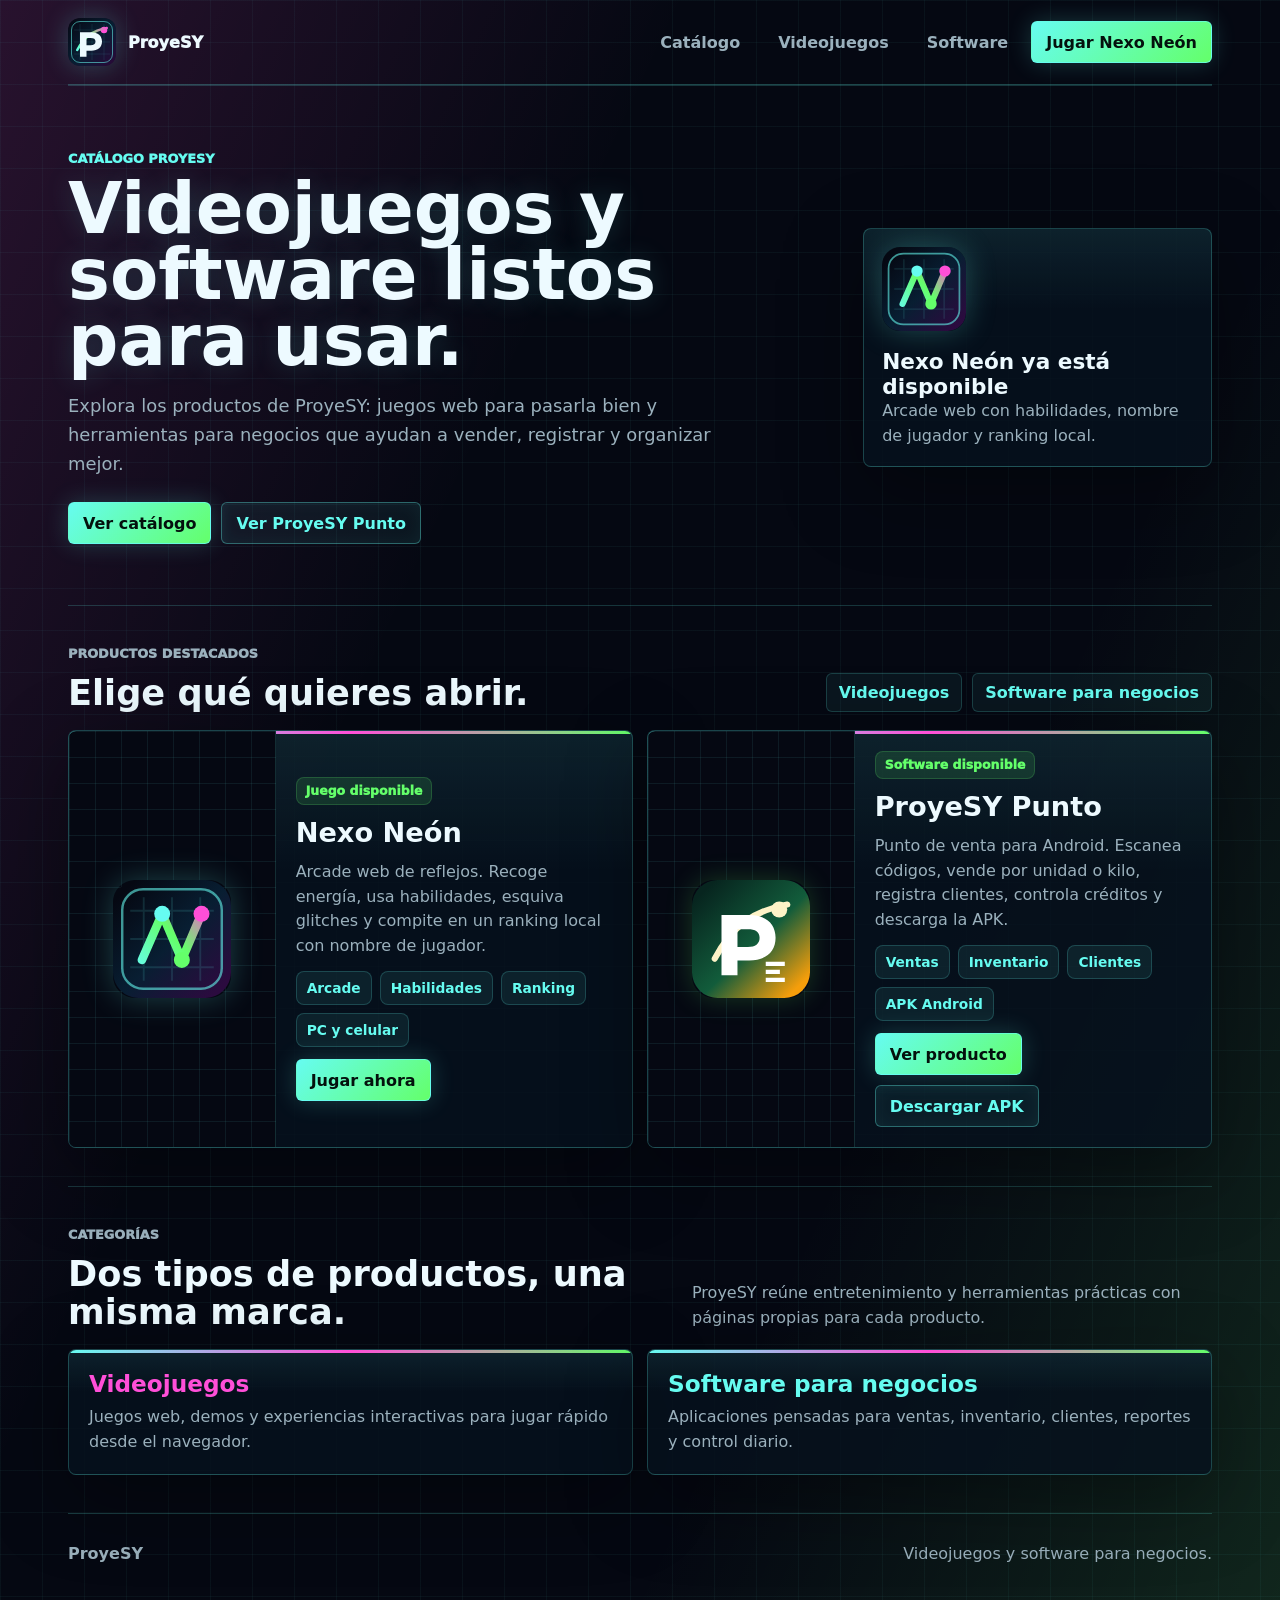
<file: index.html>
<!doctype html>
<html lang="es">
  <head>
    <meta charset="utf-8">
    <meta name="viewport" content="width=device-width, initial-scale=1">
    <title>ProyeSY | Videojuegos y software para negocios</title>
    <style>
      :root {
        color-scheme: dark;
        --ink: #edfaff;
        --muted: #9bb1bd;
        --line: rgba(102, 252, 241, 0.22);
        --paper: rgba(7, 18, 30, 0.82);
        --bg: #050812;
        --green: #64ff6a;
        --cyan: #66fcf1;
        --magenta: #ff4fd8;
        --amber: #ffd166;
        --shadow: 0 24px 80px rgba(0, 0, 0, 0.36);
        font-family: Inter, ui-sans-serif, system-ui, -apple-system, BlinkMacSystemFont, "Segoe UI", sans-serif;
      }

      * { box-sizing: border-box; }

      html { scroll-behavior: smooth; }

      body {
        margin: 0;
        color: var(--ink);
        overflow-x: hidden;
        background:
          linear-gradient(rgba(102, 252, 241, 0.045) 1px, transparent 1px),
          linear-gradient(90deg, rgba(102, 252, 241, 0.045) 1px, transparent 1px),
          linear-gradient(115deg, rgba(255, 79, 216, 0.14), transparent 34%),
          linear-gradient(295deg, rgba(100, 255, 106, 0.12), transparent 32%),
          var(--bg);
        background-size: 42px 42px, 42px 42px, auto, auto;
      }

      a { color: inherit; }

      .wrap {
        width: min(1180px, 100%);
        margin: 0 auto;
        padding: 0 18px 34px;
      }

      header {
        display: flex;
        align-items: center;
        justify-content: space-between;
        gap: 18px;
        padding: 18px 0;
        border-bottom: 1px solid var(--line);
      }

      .brand {
        display: inline-flex;
        align-items: center;
        gap: 12px;
        min-width: 0;
        font-weight: 950;
        text-decoration: none;
      }

      .brand img {
        width: 48px;
        height: 48px;
        flex: 0 0 48px;
        border-radius: 12px;
        box-shadow: 0 0 26px rgba(102, 252, 241, 0.24);
      }

      nav {
        display: flex;
        flex-wrap: wrap;
        justify-content: flex-end;
        gap: 8px;
      }

      nav a,
      .btn {
        display: inline-flex;
        align-items: center;
        justify-content: center;
        min-height: 42px;
        padding: 0 14px;
        border-radius: 6px;
        font-weight: 900;
        text-decoration: none;
      }

      nav a {
        color: var(--muted);
        border: 1px solid transparent;
      }

      nav a:hover {
        color: var(--cyan);
        border-color: rgba(102, 252, 241, 0.22);
        background: rgba(102, 252, 241, 0.06);
      }

      .btn {
        color: #04110d;
        background: linear-gradient(135deg, var(--cyan), var(--green));
        border: 1px solid rgba(102, 252, 241, 0.72);
        box-shadow: 0 0 24px rgba(102, 252, 241, 0.20);
      }

      .btn.secondary {
        color: var(--cyan);
        background: rgba(102, 252, 241, 0.06);
        border: 1px solid rgba(102, 252, 241, 0.35);
        box-shadow: inset 0 0 18px rgba(102, 252, 241, 0.06);
      }

      .hero {
        display: grid;
        grid-template-columns: minmax(0, 1fr) minmax(280px, 0.45fr);
        gap: 20px;
        align-items: center;
        min-height: 520px;
        padding: 48px 0 44px;
      }

      .eyebrow {
        margin: 0 0 10px;
        color: var(--cyan);
        font-size: 0.8rem;
        font-weight: 950;
        letter-spacing: 0;
        text-transform: uppercase;
      }

      h1,
      h2,
      h3,
      p { margin: 0; }

      h1 {
        max-width: 780px;
        font-size: 4.4rem;
        line-height: 0.94;
        letter-spacing: 0;
        text-shadow: 0 0 28px rgba(102, 252, 241, 0.16);
      }

      h2 {
        max-width: 760px;
        font-size: 2.2rem;
        line-height: 1.08;
        letter-spacing: 0;
      }

      .lead {
        max-width: 670px;
        margin-top: 18px;
        color: var(--muted);
        font-size: 1.12rem;
        line-height: 1.6;
      }

      .hero-actions,
      .card-actions,
      .tabs {
        display: flex;
        flex-wrap: wrap;
        gap: 10px;
      }

      .hero-actions { margin-top: 24px; }

      .hero-panel,
      .product-card,
      .category-card {
        position: relative;
        background:
          linear-gradient(180deg, rgba(102, 252, 241, 0.08), transparent 34%),
          var(--paper);
        border: 1px solid var(--line);
        border-radius: 8px;
        box-shadow: var(--shadow);
        overflow: hidden;
      }

      .hero-panel {
        padding: 18px;
      }

      .hero-panel img {
        width: 84px;
        height: 84px;
        border-radius: 18px;
        box-shadow: 0 0 30px rgba(102, 252, 241, 0.25);
      }

      .hero-panel strong {
        display: block;
        margin-top: 14px;
        font-size: 1.35rem;
      }

      .hero-panel p,
      .product-card p,
      .category-card p,
      footer {
        color: var(--muted);
        line-height: 1.55;
      }

      section {
        padding: 38px 0;
        border-top: 1px solid rgba(102, 252, 241, 0.18);
      }

      .section-head {
        display: flex;
        align-items: end;
        justify-content: space-between;
        gap: 18px;
        margin-bottom: 18px;
      }

      .section-head p {
        max-width: 520px;
        color: var(--muted);
        line-height: 1.55;
      }

      .tabs a {
        padding: 9px 12px;
        color: var(--cyan);
        background: rgba(102, 252, 241, 0.06);
        border: 1px solid rgba(102, 252, 241, 0.18);
        border-radius: 6px;
        font-weight: 900;
        text-decoration: none;
      }

      .catalog-grid {
        display: grid;
        grid-template-columns: repeat(2, minmax(0, 1fr));
        gap: 14px;
      }

      .product-card {
        display: grid;
        grid-template-columns: minmax(0, 0.58fr) minmax(0, 1fr);
        min-height: 360px;
      }

      .product-card::before,
      .category-card::before {
        content: "";
        position: absolute;
        inset: 0 0 auto;
        height: 3px;
        background: linear-gradient(90deg, var(--cyan), var(--magenta), var(--green));
      }

      .product-art {
        position: relative;
        display: grid;
        place-items: center;
        min-height: 260px;
        background:
          linear-gradient(rgba(102, 252, 241, 0.08) 1px, transparent 1px),
          linear-gradient(90deg, rgba(102, 252, 241, 0.08) 1px, transparent 1px),
          #050812;
        background-size: 26px 26px;
        border-right: 1px solid rgba(102, 252, 241, 0.15);
        overflow: hidden;
      }

      .product-art img {
        width: 118px;
        height: 118px;
        border-radius: 22px;
        z-index: 1;
        box-shadow: 0 0 32px rgba(102, 252, 241, 0.24);
      }

      .product-art.software img {
        box-shadow: 0 0 28px rgba(100, 255, 106, 0.20);
      }

      .product-info {
        display: grid;
        align-content: center;
        gap: 12px;
        padding: 20px;
      }

      .status {
        width: fit-content;
        display: inline-flex;
        align-items: center;
        min-height: 28px;
        padding: 0 9px;
        color: var(--green);
        background: rgba(100, 255, 106, 0.12);
        border: 1px solid rgba(100, 255, 106, 0.18);
        border-radius: 8px;
        font-size: 0.78rem;
        font-weight: 950;
      }

      .product-card h3 {
        color: var(--ink);
        font-size: 1.7rem;
      }

      .chips {
        display: flex;
        flex-wrap: wrap;
        gap: 8px;
      }

      .chips span {
        padding: 8px 10px;
        color: var(--cyan);
        background: rgba(102, 252, 241, 0.08);
        border: 1px solid rgba(102, 252, 241, 0.18);
        border-radius: 8px;
        font-size: 0.86rem;
        font-weight: 900;
      }

      .categories {
        display: grid;
        grid-template-columns: repeat(2, minmax(0, 1fr));
        gap: 14px;
      }

      .category-card {
        padding: 20px;
      }

      .category-card h3 {
        margin-bottom: 8px;
        color: var(--cyan);
        font-size: 1.45rem;
      }

      .category-card.games h3 { color: var(--magenta); }

      footer {
        display: flex;
        justify-content: space-between;
        gap: 14px;
        padding-top: 28px;
        border-top: 1px solid var(--line);
      }

      @media (max-width: 900px) {
        header,
        .section-head,
        footer {
          align-items: flex-start;
          flex-direction: column;
        }

        nav { justify-content: flex-start; }

        .hero,
        .catalog-grid,
        .product-card,
        .categories {
          grid-template-columns: 1fr;
        }

        h1 {
          max-width: min(360px, calc(100vw - 36px));
          font-size: 2.62rem;
          line-height: 1;
        }

        h2 { font-size: 1.7rem; }

        .product-art {
          border-right: 0;
          border-bottom: 1px solid rgba(102, 252, 241, 0.15);
        }
      }
    </style>
  </head>
  <body>
    <div class="wrap">
      <header>
        <a class="brand" href="index.html" aria-label="Inicio de ProyeSY">
          <img src="assets/logos/proyesy-space.svg" alt="">
          <span>ProyeSY</span>
        </a>
        <nav aria-label="Navegación">
          <a href="#catalogo">Catálogo</a>
          <a href="#videojuegos">Videojuegos</a>
          <a href="#software">Software</a>
          <a class="btn" href="proyectos/nexo-neon/">Jugar Nexo Neón</a>
        </nav>
      </header>

      <main>
        <section class="hero">
          <div>
            <p class="eyebrow">Catálogo ProyeSY</p>
            <h1>Videojuegos y software listos para usar.</h1>
            <p class="lead">
              Explora los productos de ProyeSY: juegos web para pasarla bien y herramientas para negocios
              que ayudan a vender, registrar y organizar mejor.
            </p>
            <div class="hero-actions">
              <a class="btn" href="#catalogo">Ver catálogo</a>
              <a class="btn secondary" href="proyectos/proyesy-punto/">Ver ProyeSY Punto</a>
            </div>
          </div>

          <aside class="hero-panel">
            <img src="assets/logos/nexo-neon.svg" alt="Logo de Nexo Neón">
            <strong>Nexo Neón ya está disponible</strong>
            <p>Arcade web con habilidades, nombre de jugador y ranking local.</p>
          </aside>
        </section>

        <section id="catalogo">
          <div class="section-head">
            <div>
              <p class="eyebrow">Productos destacados</p>
              <h2>Elige qué quieres abrir.</h2>
            </div>
            <div class="tabs">
              <a href="#videojuegos">Videojuegos</a>
              <a href="#software">Software para negocios</a>
            </div>
          </div>

          <div class="catalog-grid">
            <article class="product-card" id="videojuegos">
              <div class="product-art">
                <img src="assets/logos/nexo-neon.svg" alt="Logo de Nexo Neón">
              </div>
              <div class="product-info">
                <span class="status">Juego disponible</span>
                <h3>Nexo Neón</h3>
                <p>
                  Arcade web de reflejos. Recoge energía, usa habilidades, esquiva glitches
                  y compite en un ranking local con nombre de jugador.
                </p>
                <div class="chips">
                  <span>Arcade</span>
                  <span>Habilidades</span>
                  <span>Ranking</span>
                  <span>PC y celular</span>
                </div>
                <div class="card-actions">
                  <a class="btn" href="proyectos/nexo-neon/">Jugar ahora</a>
                </div>
              </div>
            </article>

            <article class="product-card" id="software">
              <div class="product-art software">
                <img src="assets/logos/proyesy-punto.svg" alt="Logo de ProyeSY Punto">
              </div>
              <div class="product-info">
                <span class="status">Software disponible</span>
                <h3>ProyeSY Punto</h3>
                <p>
                  Punto de venta para Android. Escanea códigos, vende por unidad o kilo,
                  registra clientes, controla créditos y descarga la APK.
                </p>
                <div class="chips">
                  <span>Ventas</span>
                  <span>Inventario</span>
                  <span>Clientes</span>
                  <span>APK Android</span>
                </div>
                <div class="card-actions">
                  <a class="btn" href="proyectos/proyesy-punto/">Ver producto</a>
                  <a class="btn secondary" href="proyectos/proyesy-punto/ProyeSYPunto.apk">Descargar APK</a>
                </div>
              </div>
            </article>
          </div>
        </section>

        <section>
          <div class="section-head">
            <div>
              <p class="eyebrow">Categorías</p>
              <h2>Dos tipos de productos, una misma marca.</h2>
            </div>
            <p>ProyeSY reúne entretenimiento y herramientas prácticas con páginas propias para cada producto.</p>
          </div>
          <div class="categories">
            <article class="category-card games">
              <h3>Videojuegos</h3>
              <p>Juegos web, demos y experiencias interactivas para jugar rápido desde el navegador.</p>
            </article>
            <article class="category-card">
              <h3>Software para negocios</h3>
              <p>Aplicaciones pensadas para ventas, inventario, clientes, reportes y control diario.</p>
            </article>
          </div>
        </section>
      </main>

      <footer>
        <strong>ProyeSY</strong>
        <span>Videojuegos y software para negocios.</span>
      </footer>
    </div>
  </body>
</html>
</file>
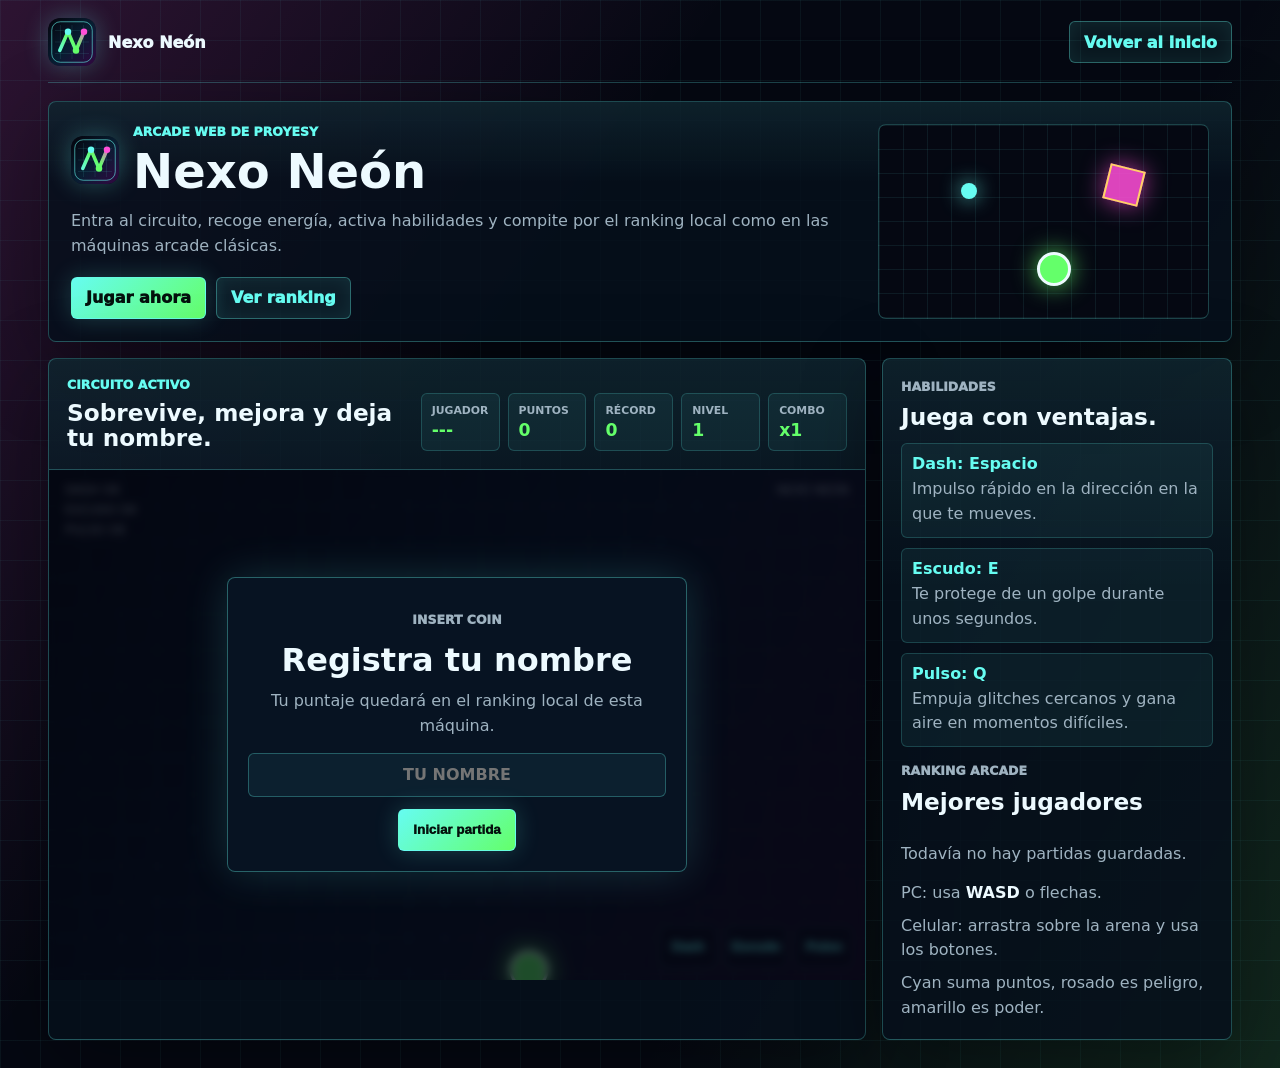
<file: proyectos/nexo-neon/index.html>
<!doctype html>
<html lang="es">
  <head>
    <meta charset="utf-8">
    <meta name="viewport" content="width=device-width, initial-scale=1">
    <title>Nexo Neón | ProyeSY</title>
    <style>
      :root {
        color-scheme: dark;
        --ink: #edfaff;
        --muted: #9fb3c1;
        --line: rgba(102, 252, 241, 0.25);
        --panel: rgba(6, 16, 28, 0.84);
        --bg: #050812;
        --cyan: #66fcf1;
        --green: #64ff6a;
        --pink: #ff4fd8;
        --yellow: #ffd166;
        --danger: #ff5364;
        font-family: Inter, ui-sans-serif, system-ui, -apple-system, BlinkMacSystemFont, "Segoe UI", sans-serif;
      }

      * { box-sizing: border-box; }

      body {
        margin: 0;
        min-height: 100vh;
        color: var(--ink);
        background:
          linear-gradient(rgba(102, 252, 241, 0.05) 1px, transparent 1px),
          linear-gradient(90deg, rgba(102, 252, 241, 0.05) 1px, transparent 1px),
          linear-gradient(125deg, rgba(255, 79, 216, 0.16), transparent 36%),
          linear-gradient(300deg, rgba(100, 255, 106, 0.13), transparent 34%),
          var(--bg);
        background-size: 40px 40px, 40px 40px, auto, auto;
        overflow-x: hidden;
      }

      a { color: inherit; }

      .wrap {
        width: min(1220px, 100%);
        margin: 0 auto;
        padding: 18px 18px 28px;
      }

      header {
        display: flex;
        align-items: center;
        justify-content: space-between;
        gap: 14px;
        padding-bottom: 16px;
        border-bottom: 1px solid var(--line);
      }

      .brand {
        display: inline-flex;
        align-items: center;
        gap: 12px;
        font-weight: 950;
        text-decoration: none;
      }

      .brand img,
      .game-logo {
        width: 48px;
        height: 48px;
        border-radius: 12px;
        box-shadow: 0 0 24px rgba(102, 252, 241, 0.28);
      }

      .btn {
        display: inline-flex;
        align-items: center;
        justify-content: center;
        min-height: 42px;
        padding: 0 14px;
        color: #04110d;
        background: linear-gradient(135deg, var(--cyan), var(--green));
        border: 1px solid rgba(102, 252, 241, 0.75);
        border-radius: 6px;
        box-shadow: 0 0 24px rgba(102, 252, 241, 0.20);
        font-weight: 950;
        text-decoration: none;
        cursor: pointer;
      }

      .btn.secondary {
        color: var(--cyan);
        background: rgba(102, 252, 241, 0.07);
        border-color: rgba(102, 252, 241, 0.35);
        box-shadow: inset 0 0 18px rgba(102, 252, 241, 0.07);
      }

      main {
        display: grid;
        grid-template-columns: minmax(0, 1fr) 350px;
        gap: 16px;
        padding-top: 18px;
      }

      .hero,
      .game-shell,
      .side-panel {
        background:
          linear-gradient(180deg, rgba(102, 252, 241, 0.08), transparent 34%),
          var(--panel);
        border: 1px solid var(--line);
        border-radius: 8px;
        box-shadow: 0 24px 80px rgba(0, 0, 0, 0.36);
        overflow: hidden;
      }

      .hero {
        grid-column: 1 / -1;
        display: grid;
        grid-template-columns: minmax(0, 1fr) minmax(280px, 0.42fr);
        gap: 20px;
        padding: 22px;
      }

      .hero-title {
        display: flex;
        align-items: center;
        gap: 14px;
        margin-bottom: 14px;
      }

      .eyebrow {
        margin: 0 0 8px;
        color: var(--cyan);
        font-size: 0.78rem;
        font-weight: 950;
        text-transform: uppercase;
      }

      h1,
      h2,
      h3,
      p { margin: 0; }

      h1 {
        font-size: 3rem;
        line-height: 1;
        letter-spacing: 0;
      }

      h2 {
        font-size: 1.45rem;
        line-height: 1.1;
      }

      .lead,
      .side-panel p,
      .list li,
      .ability p,
      .rank-empty {
        color: var(--muted);
        line-height: 1.55;
      }

      .hero-actions,
      .ability-grid {
        display: flex;
        flex-wrap: wrap;
        gap: 10px;
      }

      .hero-actions { margin-top: 18px; }

      .mini-board {
        min-height: 170px;
        position: relative;
        background:
          linear-gradient(rgba(102, 252, 241, 0.08) 1px, transparent 1px),
          linear-gradient(90deg, rgba(102, 252, 241, 0.08) 1px, transparent 1px),
          #050812;
        background-size: 24px 24px;
        border: 1px solid rgba(102, 252, 241, 0.24);
        border-radius: 8px;
        overflow: hidden;
      }

      .mini-board span {
        position: absolute;
        display: block;
      }

      .mini-core {
        width: 34px;
        height: 34px;
        left: 48%;
        bottom: 32px;
        background: var(--green);
        border: 3px solid var(--ink);
        border-radius: 50%;
        box-shadow: 0 0 24px rgba(100, 255, 106, 0.78);
      }

      .mini-g {
        width: 36px;
        height: 36px;
        right: 20%;
        top: 22%;
        background: rgba(255, 79, 216, 0.86);
        border: 2px solid var(--yellow);
        transform: rotate(14deg);
        box-shadow: 0 0 24px rgba(255, 79, 216, 0.68);
      }

      .mini-e {
        width: 16px;
        height: 16px;
        left: 25%;
        top: 30%;
        background: var(--cyan);
        border-radius: 50%;
        box-shadow: 0 0 20px rgba(102, 252, 241, 0.82);
      }

      .game-head {
        display: grid;
        grid-template-columns: minmax(0, 1fr) auto;
        gap: 14px;
        align-items: end;
        padding: 18px;
        border-bottom: 1px solid var(--line);
      }

      .scorebar {
        display: grid;
        grid-template-columns: repeat(5, minmax(74px, 1fr));
        gap: 8px;
      }

      .stat,
      .ability,
      .rank-list li {
        padding: 10px;
        background: rgba(102, 252, 241, 0.06);
        border: 1px solid rgba(102, 252, 241, 0.18);
        border-radius: 6px;
      }

      .stat span {
        display: block;
        color: var(--muted);
        font-size: 0.68rem;
        font-weight: 900;
        text-transform: uppercase;
      }

      .stat strong {
        display: block;
        margin-top: 3px;
        color: var(--green);
        font-size: 1.08rem;
      }

      .canvas-wrap {
        position: relative;
        aspect-ratio: 16 / 10;
        min-height: 430px;
      }

      canvas {
        display: block;
        width: 100%;
        height: 100%;
        background: #050812;
      }

      .touch-controls {
        position: absolute;
        right: 12px;
        bottom: 12px;
        display: flex;
        gap: 8px;
        pointer-events: none;
      }

      .touch-controls button {
        min-width: 58px;
        min-height: 42px;
        color: var(--cyan);
        background: rgba(5, 8, 18, 0.72);
        border: 1px solid rgba(102, 252, 241, 0.28);
        border-radius: 6px;
        font-weight: 950;
        pointer-events: auto;
      }

      .overlay {
        position: absolute;
        inset: 0;
        display: grid;
        place-items: center;
        padding: 18px;
        background: rgba(5, 8, 18, 0.72);
        backdrop-filter: blur(4px);
      }

      .overlay.hidden { display: none; }

      .modal {
        width: min(460px, 100%);
        padding: 20px;
        background: rgba(8, 20, 36, 0.96);
        border: 1px solid rgba(102, 252, 241, 0.34);
        border-radius: 8px;
        text-align: center;
        box-shadow: 0 0 44px rgba(102, 252, 241, 0.16);
      }

      .modal h2 {
        font-size: 2rem;
        line-height: 1.05;
      }

      .modal p {
        margin: 12px 0 14px;
        color: var(--muted);
        line-height: 1.55;
      }

      input {
        width: 100%;
        min-height: 44px;
        padding: 0 12px;
        margin-bottom: 12px;
        color: var(--ink);
        background: rgba(102, 252, 241, 0.06);
        border: 1px solid rgba(102, 252, 241, 0.28);
        border-radius: 6px;
        font: inherit;
        font-weight: 850;
        text-align: center;
        text-transform: uppercase;
      }

      .side-panel {
        display: grid;
        align-content: start;
        gap: 14px;
        padding: 18px;
      }

      .list,
      .rank-list {
        display: grid;
        gap: 8px;
        padding: 0;
        margin: 0;
        list-style: none;
      }

      .list li strong { color: var(--ink); }

      .ability-grid {
        display: grid;
        grid-template-columns: 1fr;
      }

      .ability strong {
        color: var(--cyan);
        display: block;
        margin-bottom: 4px;
      }

      .rank-list li {
        display: grid;
        grid-template-columns: 28px minmax(0, 1fr) auto;
        gap: 8px;
        align-items: center;
      }

      .rank-list b { color: var(--yellow); }
      .rank-list strong { color: var(--ink); overflow: hidden; text-overflow: ellipsis; white-space: nowrap; }
      .rank-list span { color: var(--green); font-weight: 950; }

      @media (max-width: 980px) {
        main,
        .hero,
        .game-head {
          grid-template-columns: 1fr;
        }

        header {
          align-items: flex-start;
          flex-direction: column;
        }

        .scorebar {
          grid-template-columns: repeat(2, minmax(0, 1fr));
        }
      }

      @media (max-width: 560px) {
        h1 { font-size: 2.2rem; }
        .scorebar { grid-template-columns: 1fr; }
        .canvas-wrap { min-height: 460px; aspect-ratio: 3 / 4; }
        .touch-controls { left: 12px; right: auto; flex-wrap: wrap; }
      }
    </style>
  </head>
  <body>
    <div class="wrap">
      <header>
        <a class="brand" href="../../index.html" aria-label="Volver a ProyeSY">
          <img src="../../assets/logos/nexo-neon.svg" alt="">
          <span>Nexo Neón</span>
        </a>
        <a class="btn secondary" href="../../index.html">Volver al inicio</a>
      </header>

      <main>
        <section class="hero">
          <div>
            <div class="hero-title">
              <img class="game-logo" src="../../assets/logos/nexo-neon.svg" alt="">
              <div>
                <p class="eyebrow">Arcade web de ProyeSY</p>
                <h1>Nexo Neón</h1>
              </div>
            </div>
            <p class="lead">
              Entra al circuito, recoge energía, activa habilidades y compite por el ranking local
              como en las máquinas arcade clásicas.
            </p>
            <div class="hero-actions">
              <a class="btn" href="#jugar">Jugar ahora</a>
              <a class="btn secondary" href="#ranking">Ver ranking</a>
            </div>
          </div>
          <div class="mini-board" aria-hidden="true">
            <span class="mini-e"></span>
            <span class="mini-g"></span>
            <span class="mini-core"></span>
          </div>
        </section>

        <section class="game-shell" id="jugar" aria-label="Juego Nexo Neón">
          <div class="game-head">
            <div>
              <p class="eyebrow">Circuito activo</p>
              <h2>Sobrevive, mejora y deja tu nombre.</h2>
            </div>
            <div class="scorebar" aria-label="Marcador">
              <div class="stat"><span>Jugador</span><strong id="playerHud">---</strong></div>
              <div class="stat"><span>Puntos</span><strong id="score">0</strong></div>
              <div class="stat"><span>Récord</span><strong id="best">0</strong></div>
              <div class="stat"><span>Nivel</span><strong id="level">1</strong></div>
              <div class="stat"><span>Combo</span><strong id="combo">x1</strong></div>
            </div>
          </div>

          <div class="canvas-wrap">
            <canvas id="game" width="960" height="600" aria-label="Área de juego"></canvas>
            <div class="touch-controls" aria-label="Habilidades táctiles">
              <button id="dashTouch" type="button">Dash</button>
              <button id="shieldTouch" type="button">Escudo</button>
              <button id="pulseTouch" type="button">Pulso</button>
            </div>
            <div class="overlay" id="overlay">
              <div class="modal">
                <p class="eyebrow">Insert coin</p>
                <h2 id="overlayTitle">Registra tu nombre</h2>
                <p id="overlayText">Tu puntaje quedará en el ranking local de esta máquina.</p>
                <input id="playerName" maxlength="12" autocomplete="off" placeholder="TU NOMBRE">
                <button class="btn" id="startBtn" type="button">Iniciar partida</button>
              </div>
            </div>
          </div>
        </section>

        <aside class="side-panel">
          <div>
            <p class="eyebrow">Habilidades</p>
            <h2>Juega con ventajas.</h2>
          </div>
          <div class="ability-grid">
            <div class="ability"><strong>Dash: Espacio</strong><p>Impulso rápido en la dirección en la que te mueves.</p></div>
            <div class="ability"><strong>Escudo: E</strong><p>Te protege de un golpe durante unos segundos.</p></div>
            <div class="ability"><strong>Pulso: Q</strong><p>Empuja glitches cercanos y gana aire en momentos difíciles.</p></div>
          </div>

          <div id="ranking">
            <p class="eyebrow">Ranking arcade</p>
            <h2>Mejores jugadores</h2>
          </div>
          <ol class="rank-list" id="rankList"></ol>
          <p class="rank-empty" id="rankEmpty">Todavía no hay partidas guardadas.</p>

          <ul class="list">
            <li>PC: usa <strong>WASD</strong> o flechas.</li>
            <li>Celular: arrastra sobre la arena y usa los botones.</li>
            <li>Cyan suma puntos, rosado es peligro, amarillo es poder.</li>
          </ul>
        </aside>
      </main>
    </div>

    <script>
      const canvas = document.getElementById("game");
      const ctx = canvas.getContext("2d");
      const scoreEl = document.getElementById("score");
      const bestEl = document.getElementById("best");
      const levelEl = document.getElementById("level");
      const comboEl = document.getElementById("combo");
      const playerHud = document.getElementById("playerHud");
      const overlay = document.getElementById("overlay");
      const overlayTitle = document.getElementById("overlayTitle");
      const overlayText = document.getElementById("overlayText");
      const startBtn = document.getElementById("startBtn");
      const playerNameInput = document.getElementById("playerName");
      const rankList = document.getElementById("rankList");
      const rankEmpty = document.getElementById("rankEmpty");

      const storageKey = "nexo-neon-ranking";
      const state = {
        running: false,
        score: 0,
        best: 0,
        level: 1,
        combo: 1,
        comboTimer: 0,
        last: 0,
        spawn: 0,
        energySpawn: 0,
        powerSpawn: 2.5,
        glitches: [],
        energies: [],
        powers: [],
        sparks: [],
        keys: new Set(),
        pointer: null,
        playerName: localStorage.getItem("nexo-neon-player") || "",
        player: { x: 480, y: 500, r: 18, speed: 285, dash: 0, shield: 0, pulse: 0, dashCooldown: 0, shieldCooldown: 0, pulseCooldown: 0 }
      };

      playerNameInput.value = state.playerName;

      function loadRanks() {
        try {
          return JSON.parse(localStorage.getItem(storageKey) || "[]");
        } catch {
          return [];
        }
      }

      function saveRanks(ranks) {
        localStorage.setItem(storageKey, JSON.stringify(ranks.slice(0, 10)));
      }

      function renderRanks() {
        const ranks = loadRanks();
        state.best = ranks[0]?.score || 0;
        rankList.innerHTML = "";
        rankEmpty.style.display = ranks.length ? "none" : "block";
        ranks.forEach((rank, index) => {
          const li = document.createElement("li");
          li.innerHTML = `<b>${index + 1}</b><strong>${rank.name}</strong><span>${rank.score}</span>`;
          rankList.appendChild(li);
        });
        bestEl.textContent = state.best;
      }

      function addRank(name, score, level) {
        const ranks = loadRanks();
        ranks.push({ name, score, level, date: new Date().toISOString() });
        ranks.sort((a, b) => b.score - a.score);
        saveRanks(ranks);
        renderRanks();
      }

      function resizeCanvas() {
        const rect = canvas.getBoundingClientRect();
        const ratio = window.devicePixelRatio || 1;
        canvas.width = Math.max(320, Math.floor(rect.width * ratio));
        canvas.height = Math.max(360, Math.floor(rect.height * ratio));
        ctx.setTransform(ratio, 0, 0, ratio, 0, 0);
      }

      function bounds() {
        const rect = canvas.getBoundingClientRect();
        return { w: rect.width, h: rect.height };
      }

      function cleanName(value) {
        return (value || "PLAYER").trim().toUpperCase().replace(/[^A-Z0-9 _-]/g, "").slice(0, 12) || "PLAYER";
      }

      function resetGame() {
        const { w, h } = bounds();
        state.playerName = cleanName(playerNameInput.value);
        localStorage.setItem("nexo-neon-player", state.playerName);
        state.running = true;
        state.score = 0;
        state.level = 1;
        state.combo = 1;
        state.comboTimer = 0;
        state.spawn = 0;
        state.energySpawn = 0;
        state.powerSpawn = 2.5;
        state.glitches = [];
        state.energies = [];
        state.powers = [];
        state.sparks = [];
        Object.assign(state.player, { x: w / 2, y: h - 72, dash: 0, shield: 0, pulse: 0, dashCooldown: 0, shieldCooldown: 0, pulseCooldown: 0 });
        state.last = performance.now();
        overlay.classList.add("hidden");
        updateHud();
        requestAnimationFrame(loop);
      }

      function updateHud() {
        playerHud.textContent = state.playerName || "---";
        scoreEl.textContent = Math.floor(state.score);
        bestEl.textContent = Math.floor(Math.max(state.best, state.score));
        levelEl.textContent = state.level;
        comboEl.textContent = `x${state.combo}`;
      }

      function spawnGlitch() {
        const { w } = bounds();
        const size = 22 + Math.random() * 30;
        state.glitches.push({
          x: Math.random() * (w - size) + size / 2,
          y: -size,
          size,
          speed: 125 + state.level * 23 + Math.random() * 80,
          spin: Math.random() * Math.PI,
          drift: (Math.random() - 0.5) * 45
        });
      }

      function spawnEnergy() {
        const { w } = bounds();
        state.energies.push({
          x: 28 + Math.random() * (w - 56),
          y: -24,
          r: 10,
          speed: 95 + state.level * 10
        });
      }

      function spawnPower() {
        const { w } = bounds();
        const types = ["dash", "shield", "pulse"];
        state.powers.push({
          type: types[Math.floor(Math.random() * types.length)],
          x: 32 + Math.random() * (w - 64),
          y: -28,
          r: 13,
          speed: 90 + state.level * 8
        });
      }

      function directionVector() {
        let dx = 0;
        let dy = 0;
        if (state.keys.has("arrowleft") || state.keys.has("a")) dx -= 1;
        if (state.keys.has("arrowright") || state.keys.has("d")) dx += 1;
        if (state.keys.has("arrowup") || state.keys.has("w")) dy -= 1;
        if (state.keys.has("arrowdown") || state.keys.has("s")) dy += 1;
        const len = Math.hypot(dx, dy) || 1;
        return { x: dx / len, y: dy / len, active: dx || dy };
      }

      function triggerDash() {
        const p = state.player;
        if (!state.running || p.dashCooldown > 0) return;
        p.dash = 0.16;
        p.dashCooldown = 1.2;
      }

      function triggerShield() {
        const p = state.player;
        if (!state.running || p.shieldCooldown > 0) return;
        p.shield = 3.2;
        p.shieldCooldown = 8;
      }

      function triggerPulse() {
        const p = state.player;
        if (!state.running || p.pulseCooldown > 0) return;
        p.pulse = 0.18;
        p.pulseCooldown = 5.5;
        for (const glitch of state.glitches) {
          const dx = glitch.x - p.x;
          const dy = glitch.y - p.y;
          const dist = Math.hypot(dx, dy) || 1;
          if (dist < 190) {
            glitch.x += (dx / dist) * 95;
            glitch.y += (dy / dist) * 70;
          }
        }
      }

      function movePlayer(dt) {
        const { w, h } = bounds();
        const p = state.player;
        let { x: dx, y: dy, active } = directionVector();

        if (state.pointer) {
          const vx = state.pointer.x - p.x;
          const vy = state.pointer.y - p.y;
          const dist = Math.hypot(vx, vy);
          if (dist > 4) {
            dx += vx / dist;
            dy += vy / dist;
            active = true;
          }
        }

        const len = Math.hypot(dx, dy) || 1;
        const dashBoost = p.dash > 0 ? 3.2 : 1;
        const speed = p.speed * dashBoost;
        if (active) {
          p.x += (dx / len) * speed * dt;
          p.y += (dy / len) * speed * dt;
        }
        p.x = Math.max(p.r, Math.min(w - p.r, p.x));
        p.y = Math.max(p.r, Math.min(h - p.r, p.y));
      }

      function collideCircleRect(circle, rect) {
        const half = rect.size / 2;
        const cx = Math.max(rect.x - half, Math.min(circle.x, rect.x + half));
        const cy = Math.max(rect.y - half, Math.min(circle.y, rect.y + half));
        return Math.hypot(circle.x - cx, circle.y - cy) < circle.r;
      }

      function collectCircle(item) {
        return Math.hypot(state.player.x - item.x, state.player.y - item.y) < state.player.r + item.r;
      }

      function tickCooldowns(dt) {
        const p = state.player;
        p.dash = Math.max(0, p.dash - dt);
        p.shield = Math.max(0, p.shield - dt);
        p.pulse = Math.max(0, p.pulse - dt);
        p.dashCooldown = Math.max(0, p.dashCooldown - dt);
        p.shieldCooldown = Math.max(0, p.shieldCooldown - dt);
        p.pulseCooldown = Math.max(0, p.pulseCooldown - dt);
        state.comboTimer = Math.max(0, state.comboTimer - dt);
        if (!state.comboTimer) state.combo = 1;
      }

      function update(dt) {
        const { h } = bounds();
        state.level = 1 + Math.floor(state.score / 110);
        state.spawn -= dt;
        state.energySpawn -= dt;
        state.powerSpawn -= dt;
        tickCooldowns(dt);

        if (state.spawn <= 0) {
          spawnGlitch();
          state.spawn = Math.max(0.2, 0.82 - state.level * 0.04);
        }

        if (state.energySpawn <= 0) {
          spawnEnergy();
          state.energySpawn = Math.max(0.45, 1.2 - state.level * 0.025);
        }

        if (state.powerSpawn <= 0) {
          spawnPower();
          state.powerSpawn = 5.5 + Math.random() * 2.5;
        }

        movePlayer(dt);

        for (const glitch of state.glitches) {
          glitch.y += glitch.speed * dt;
          glitch.x += glitch.drift * dt;
          glitch.spin += dt * 2;
          if (collideCircleRect(state.player, glitch)) {
            if (state.player.shield > 0) {
              glitch.hit = true;
              state.score += 35;
              continue;
            }
            endGame();
            return;
          }
        }

        for (const energy of state.energies) {
          energy.y += energy.speed * dt;
          if (collectCircle(energy)) {
            energy.collected = true;
            state.combo = Math.min(9, state.combo + 1);
            state.comboTimer = 2.2;
            state.score += 20 * state.combo;
          }
        }

        for (const power of state.powers) {
          power.y += power.speed * dt;
          if (collectCircle(power)) {
            power.collected = true;
            if (power.type === "dash") state.player.dashCooldown = 0;
            if (power.type === "shield") state.player.shieldCooldown = 0;
            if (power.type === "pulse") state.player.pulseCooldown = 0;
            state.score += 45;
          }
        }

        state.glitches = state.glitches.filter((g) => g.y < h + g.size && !g.hit && state.running);
        state.energies = state.energies.filter((e) => e.y < h + e.r && !e.collected && state.running);
        state.powers = state.powers.filter((p) => p.y < h + p.r && !p.collected && state.running);
        state.score += dt * (8 + state.level);
        updateHud();
      }

      function drawGrid(w, h) {
        ctx.strokeStyle = "rgba(102, 252, 241, 0.08)";
        ctx.lineWidth = 1;
        for (let x = 0; x < w; x += 36) {
          ctx.beginPath();
          ctx.moveTo(x, 0);
          ctx.lineTo(x, h);
          ctx.stroke();
        }
        for (let y = 0; y < h; y += 36) {
          ctx.beginPath();
          ctx.moveTo(0, y);
          ctx.lineTo(w, y);
          ctx.stroke();
        }
      }

      function drawAbilityText(w) {
        const p = state.player;
        ctx.fillStyle = "rgba(237, 250, 255, 0.72)";
        ctx.font = "12px system-ui";
        ctx.fillText(`DASH ${p.dashCooldown ? p.dashCooldown.toFixed(1) : "OK"}`, 16, 24);
        ctx.fillText(`ESCUDO ${p.shieldCooldown ? p.shieldCooldown.toFixed(1) : "OK"}`, 16, 44);
        ctx.fillText(`PULSO ${p.pulseCooldown ? p.pulseCooldown.toFixed(1) : "OK"}`, 16, 64);
        ctx.textAlign = "right";
        ctx.fillText(`NEXO NEON`, w - 16, 24);
        ctx.textAlign = "left";
      }

      function draw() {
        const { w, h } = bounds();
        ctx.clearRect(0, 0, w, h);
        const gradient = ctx.createLinearGradient(0, 0, w, h);
        gradient.addColorStop(0, "#050812");
        gradient.addColorStop(0.55, "#071426");
        gradient.addColorStop(1, "#180a24");
        ctx.fillStyle = gradient;
        ctx.fillRect(0, 0, w, h);
        drawGrid(w, h);

        for (const energy of state.energies) {
          ctx.save();
          ctx.shadowColor = "#66fcf1";
          ctx.shadowBlur = 20;
          ctx.fillStyle = "#66fcf1";
          ctx.beginPath();
          ctx.arc(energy.x, energy.y, energy.r, 0, Math.PI * 2);
          ctx.fill();
          ctx.restore();
        }

        for (const power of state.powers) {
          ctx.save();
          ctx.shadowColor = "#ffd166";
          ctx.shadowBlur = 20;
          ctx.fillStyle = "#ffd166";
          ctx.beginPath();
          ctx.arc(power.x, power.y, power.r, 0, Math.PI * 2);
          ctx.fill();
          ctx.fillStyle = "#050812";
          ctx.font = "900 10px system-ui";
          ctx.textAlign = "center";
          ctx.textBaseline = "middle";
          ctx.fillText(power.type[0].toUpperCase(), power.x, power.y + 1);
          ctx.restore();
        }

        for (const glitch of state.glitches) {
          ctx.save();
          ctx.translate(glitch.x, glitch.y);
          ctx.rotate(glitch.spin);
          ctx.shadowColor = "#ff4fd8";
          ctx.shadowBlur = 18;
          ctx.fillStyle = "rgba(255, 79, 216, 0.86)";
          ctx.fillRect(-glitch.size / 2, -glitch.size / 2, glitch.size, glitch.size);
          ctx.strokeStyle = "#ffd166";
          ctx.lineWidth = 2;
          ctx.strokeRect(-glitch.size / 2, -glitch.size / 2, glitch.size, glitch.size);
          ctx.restore();
        }

        const p = state.player;
        if (p.pulse > 0) {
          ctx.save();
          ctx.strokeStyle = "rgba(255, 209, 102, 0.65)";
          ctx.lineWidth = 4;
          ctx.beginPath();
          ctx.arc(p.x, p.y, 190 * (1 - p.pulse / 0.18), 0, Math.PI * 2);
          ctx.stroke();
          ctx.restore();
        }

        if (p.shield > 0) {
          ctx.save();
          ctx.strokeStyle = "rgba(102, 252, 241, 0.70)";
          ctx.lineWidth = 4;
          ctx.shadowColor = "#66fcf1";
          ctx.shadowBlur = 20;
          ctx.beginPath();
          ctx.arc(p.x, p.y, p.r + 12, 0, Math.PI * 2);
          ctx.stroke();
          ctx.restore();
        }

        ctx.save();
        ctx.shadowColor = "#64ff6a";
        ctx.shadowBlur = 24;
        ctx.fillStyle = "#64ff6a";
        ctx.beginPath();
        ctx.arc(p.x, p.y, p.r, 0, Math.PI * 2);
        ctx.fill();
        ctx.strokeStyle = "#edfaff";
        ctx.lineWidth = 3;
        ctx.stroke();
        ctx.restore();
        drawAbilityText(w);
      }

      function loop(now) {
        if (!state.running) return;
        const dt = Math.min(0.033, (now - state.last) / 1000);
        state.last = now;
        update(dt);
        draw();
        requestAnimationFrame(loop);
      }

      function endGame() {
        if (!state.running) return;
        state.running = false;
        const finalScore = Math.floor(state.score);
        addRank(state.playerName, finalScore, state.level);
        updateHud();
        overlayTitle.textContent = "Partida terminada";
        overlayText.textContent = `Puntaje final: ${finalScore}. Tu nombre quedó registrado en el ranking local.`;
        startBtn.textContent = "Jugar otra vez";
        overlay.classList.remove("hidden");
      }

      function pointerPosition(event) {
        const rect = canvas.getBoundingClientRect();
        return { x: event.clientX - rect.left, y: event.clientY - rect.top };
      }

      window.addEventListener("resize", () => {
        resizeCanvas();
        draw();
      });

      window.addEventListener("keydown", (event) => {
        const key = event.key.toLowerCase();
        state.keys.add(key);
        if (key === " ") triggerDash();
        if (key === "e") triggerShield();
        if (key === "q") triggerPulse();
        if (["arrowup", "arrowdown", "arrowleft", "arrowright", " "].includes(key)) event.preventDefault();
      });

      window.addEventListener("keyup", (event) => {
        state.keys.delete(event.key.toLowerCase());
      });

      canvas.addEventListener("pointerdown", (event) => {
        canvas.setPointerCapture(event.pointerId);
        state.pointer = pointerPosition(event);
      });

      canvas.addEventListener("pointermove", (event) => {
        if (state.pointer) state.pointer = pointerPosition(event);
      });

      canvas.addEventListener("pointerup", () => {
        state.pointer = null;
      });

      document.getElementById("dashTouch").addEventListener("click", triggerDash);
      document.getElementById("shieldTouch").addEventListener("click", triggerShield);
      document.getElementById("pulseTouch").addEventListener("click", triggerPulse);
      startBtn.addEventListener("click", resetGame);
      renderRanks();
      resizeCanvas();
      draw();
    </script>
  </body>
</html>
</file>
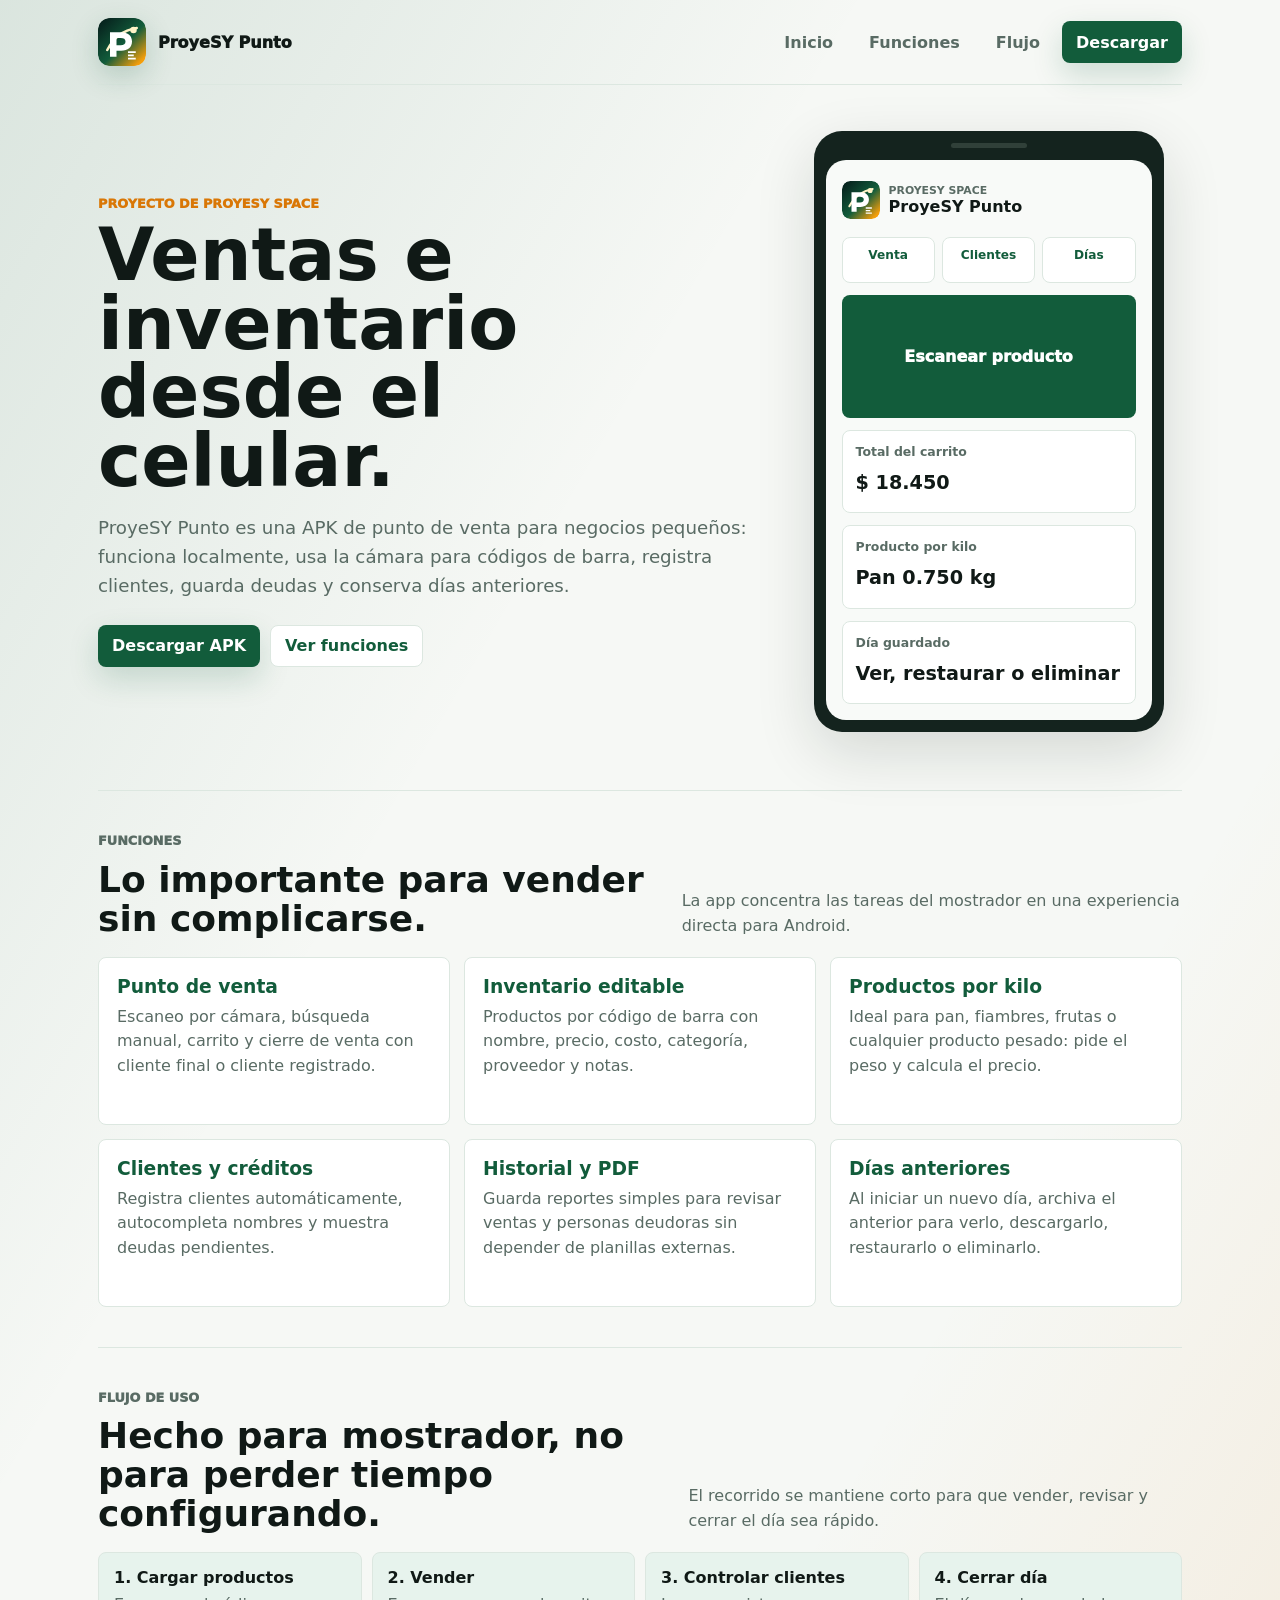
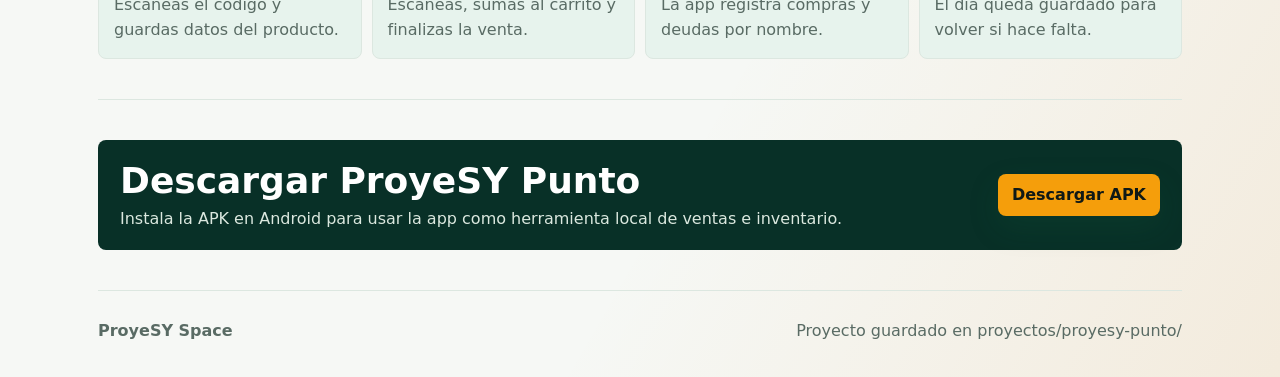
<file: proyectos/proyesy-punto/index.html>
<!doctype html>
<html lang="es">
  <head>
    <meta charset="utf-8">
    <meta name="viewport" content="width=device-width, initial-scale=1">
    <title>ProyeSY Punto</title>
    <style>
      :root {
        color-scheme: light;
        --ink: #101916;
        --muted: #596b64;
        --line: #dce7e0;
        --paper: #ffffff;
        --bg: #f6f8f5;
        --green: #125c3b;
        --deep: #083027;
        --mint: #e7f3ed;
        --amber: #d97706;
        --gold: #f59e0b;
        --shadow: 0 20px 60px rgba(16, 25, 22, 0.14);
        font-family: Inter, ui-sans-serif, system-ui, -apple-system, BlinkMacSystemFont, "Segoe UI", sans-serif;
      }

      * { box-sizing: border-box; }

      html { scroll-behavior: smooth; }

      body {
        margin: 0;
        color: var(--ink);
        overflow-x: hidden;
        background:
          linear-gradient(120deg, rgba(18, 92, 59, 0.12), transparent 36%),
          linear-gradient(300deg, rgba(217, 119, 6, 0.10), transparent 30%),
          var(--bg);
      }

      a { color: inherit; }

      .wrap {
        width: min(1120px, 100%);
        margin: 0 auto;
        padding: 0 18px 34px;
      }

      header {
        display: flex;
        align-items: center;
        justify-content: space-between;
        gap: 16px;
        padding: 18px 0;
      }

      .brand {
        display: inline-flex;
        align-items: center;
        gap: 12px;
        min-width: 0;
        font-weight: 950;
        text-decoration: none;
      }

      .logo {
        width: 48px;
        height: 48px;
        flex: 0 0 48px;
        border-radius: 12px;
        box-shadow: 0 10px 28px rgba(18, 92, 59, 0.20);
      }

      nav {
        display: flex;
        flex-wrap: wrap;
        justify-content: flex-end;
        gap: 8px;
      }

      nav a,
      .btn {
        display: inline-flex;
        align-items: center;
        justify-content: center;
        min-height: 42px;
        padding: 0 14px;
        border-radius: 8px;
        font-weight: 900;
        text-decoration: none;
      }

      nav a {
        color: var(--muted);
      }

      .btn {
        color: #fff;
        background: var(--green);
        box-shadow: 0 12px 30px rgba(18, 92, 59, 0.18);
      }

      .btn.secondary {
        color: var(--green);
        background: #fff;
        border: 1px solid var(--line);
        box-shadow: none;
      }

      .hero {
        display: grid;
        grid-template-columns: minmax(0, 1fr) minmax(300px, 0.58fr);
        gap: 30px;
        align-items: center;
        min-height: 620px;
        padding: 46px 0 58px;
        border-top: 1px solid var(--line);
      }

      .hero > div,
      .phone {
        min-width: 0;
      }

      .eyebrow {
        margin: 0 0 10px;
        color: var(--amber);
        font-size: 0.8rem;
        font-weight: 950;
        letter-spacing: 0;
        text-transform: uppercase;
      }

      h1,
      h2,
      h3,
      p { margin: 0; }

      h1 {
        max-width: 720px;
        font-size: 4.55rem;
        line-height: 0.94;
        letter-spacing: 0;
        overflow-wrap: anywhere;
      }

      h2 {
        max-width: 760px;
        font-size: 2.25rem;
        line-height: 1.08;
        letter-spacing: 0;
      }

      .lead {
        max-width: 680px;
        margin-top: 18px;
        color: var(--muted);
        font-size: 1.14rem;
        line-height: 1.6;
      }

      .hero-actions {
        display: flex;
        flex-wrap: wrap;
        gap: 10px;
        margin-top: 24px;
      }

      .phone {
        justify-self: center;
        width: min(350px, 100%);
        padding: 12px;
        background: #14231e;
        border-radius: 28px;
        box-shadow: var(--shadow);
      }

      .phone-line {
        width: 76px;
        height: 5px;
        margin: 0 auto 12px;
        background: #304039;
        border-radius: 99px;
      }

      .screen {
        display: grid;
        gap: 12px;
        min-height: 560px;
        padding: 16px;
        background: #f8faf8;
        border-radius: 20px;
        overflow: hidden;
      }

      .screen-top {
        display: flex;
        align-items: center;
        gap: 9px;
      }

      .screen-top img {
        width: 38px;
        height: 38px;
        border-radius: 8px;
      }

      .screen-top small {
        display: block;
        color: var(--muted);
        font-size: 0.68rem;
        font-weight: 900;
        text-transform: uppercase;
      }

      .scan-box {
        display: grid;
        place-items: center;
        min-height: 112px;
        color: #fff;
        background: var(--green);
        border-radius: 8px;
        font-weight: 950;
      }

      .mini-tabs {
        display: grid;
        grid-template-columns: repeat(3, 1fr);
        gap: 7px;
      }

      .mini-tabs span,
      .screen-card {
        background: #fff;
        border: 1px solid var(--line);
        border-radius: 8px;
      }

      .mini-tabs span {
        padding: 10px 6px;
        color: var(--green);
        font-size: 0.76rem;
        font-weight: 900;
        text-align: center;
      }

      .screen-card {
        display: grid;
        gap: 7px;
        padding: 13px;
      }

      .screen-card span {
        color: var(--muted);
        font-size: 0.78rem;
        font-weight: 900;
      }

      .screen-card strong {
        font-size: 1.2rem;
      }

      section {
        padding: 40px 0;
        border-top: 1px solid var(--line);
      }

      .section-head {
        display: flex;
        align-items: end;
        justify-content: space-between;
        gap: 18px;
        margin-bottom: 18px;
      }

      .section-head p {
        max-width: 520px;
        color: var(--muted);
        line-height: 1.55;
      }

      .grid {
        display: grid;
        grid-template-columns: repeat(3, 1fr);
        gap: 14px;
      }

      article,
      .step {
        background: var(--paper);
        border: 1px solid var(--line);
        border-radius: 8px;
      }

      article {
        min-height: 168px;
        padding: 18px;
      }

      article h3 {
        margin-bottom: 8px;
        color: var(--green);
      }

      article p,
      .feature-copy,
      footer {
        color: var(--muted);
        line-height: 1.55;
      }

      .flow {
        display: grid;
        grid-template-columns: repeat(4, 1fr);
        gap: 10px;
      }

      .step {
        padding: 15px;
        background: var(--mint);
      }

      .step strong {
        display: block;
        margin-bottom: 6px;
      }

      .download-panel {
        display: grid;
        grid-template-columns: minmax(0, 1fr) auto;
        gap: 18px;
        align-items: center;
        padding: 22px;
        background: var(--deep);
        border-radius: 8px;
        color: #fff;
      }

      .download-panel p {
        margin-top: 8px;
        color: #dbe8df;
      }

      .download-panel .btn {
        color: #101916;
        background: var(--gold);
      }

      footer {
        display: flex;
        justify-content: space-between;
        gap: 14px;
        padding-top: 28px;
        border-top: 1px solid var(--line);
      }

      @media (max-width: 860px) {
        header,
        .section-head,
        footer {
          align-items: flex-start;
          flex-direction: column;
        }

        nav {
          justify-content: flex-start;
        }

        nav a,
        .btn {
          min-height: 40px;
          padding: 0 11px;
          font-size: 0.92rem;
        }

        .hero,
        .grid,
        .flow,
        .download-panel {
          grid-template-columns: 1fr;
        }

        .hero {
          min-height: auto;
          padding: 34px 0 42px;
        }

        h1 {
          max-width: min(350px, calc(100vw - 36px));
          font-size: 2.5rem;
          line-height: 1;
        }

        h2 {
          font-size: 1.72rem;
        }

        .lead {
          max-width: min(350px, calc(100vw - 36px));
          font-size: 1rem;
        }

        .phone {
          width: min(290px, calc(100vw - 36px));
          margin-inline: auto;
          box-shadow: none;
        }

        .download-panel .btn {
          width: 100%;
        }
      }
    </style>
  </head>
  <body>
    <div class="wrap">
      <header>
        <a class="brand" href="../../index.html" aria-label="Volver a ProyeSY Space">
          <img class="logo" src="../../assets/logos/proyesy-punto.svg" alt="">
          <span>ProyeSY Punto</span>
        </a>
        <nav aria-label="Navegación">
          <a href="../../index.html">Inicio</a>
          <a href="#funciones">Funciones</a>
          <a href="#flujo">Flujo</a>
          <a class="btn" href="#descarga">Descargar</a>
        </nav>
      </header>

      <main>
        <section class="hero">
          <div>
            <p class="eyebrow">Proyecto de ProyeSY Space</p>
            <h1>Ventas e inventario desde el celular.</h1>
            <p class="lead">
              ProyeSY Punto es una APK de punto de venta para negocios pequeños: funciona localmente,
              usa la cámara para códigos de barra, registra clientes, guarda deudas y conserva días anteriores.
            </p>
            <div class="hero-actions">
              <a class="btn" href="#descarga">Descargar APK</a>
              <a class="btn secondary" href="#funciones">Ver funciones</a>
            </div>
          </div>

          <aside class="phone" aria-label="Vista de ProyeSY Punto">
            <div class="phone-line"></div>
            <div class="screen">
              <div class="screen-top">
                <img src="../../assets/logos/proyesy-punto.svg" alt="">
                <div>
                  <small>ProyeSY Space</small>
                  <strong>ProyeSY Punto</strong>
                </div>
              </div>
              <div class="mini-tabs">
                <span>Venta</span>
                <span>Clientes</span>
                <span>Días</span>
              </div>
              <div class="scan-box">Escanear producto</div>
              <div class="screen-card">
                <span>Total del carrito</span>
                <strong>$ 18.450</strong>
              </div>
              <div class="screen-card">
                <span>Producto por kilo</span>
                <strong>Pan 0.750 kg</strong>
              </div>
              <div class="screen-card">
                <span>Día guardado</span>
                <strong>Ver, restaurar o eliminar</strong>
              </div>
            </div>
          </aside>
        </section>

        <section id="funciones">
          <div class="section-head">
            <div>
              <p class="eyebrow">Funciones</p>
              <h2>Lo importante para vender sin complicarse.</h2>
            </div>
            <p>La app concentra las tareas del mostrador en una experiencia directa para Android.</p>
          </div>
          <div class="grid">
            <article>
              <h3>Punto de venta</h3>
              <p>Escaneo por cámara, búsqueda manual, carrito y cierre de venta con cliente final o cliente registrado.</p>
            </article>
            <article>
              <h3>Inventario editable</h3>
              <p>Productos por código de barra con nombre, precio, costo, categoría, proveedor y notas.</p>
            </article>
            <article>
              <h3>Productos por kilo</h3>
              <p>Ideal para pan, fiambres, frutas o cualquier producto pesado: pide el peso y calcula el precio.</p>
            </article>
            <article>
              <h3>Clientes y créditos</h3>
              <p>Registra clientes automáticamente, autocompleta nombres y muestra deudas pendientes.</p>
            </article>
            <article>
              <h3>Historial y PDF</h3>
              <p>Guarda reportes simples para revisar ventas y personas deudoras sin depender de planillas externas.</p>
            </article>
            <article>
              <h3>Días anteriores</h3>
              <p>Al iniciar un nuevo día, archiva el anterior para verlo, descargarlo, restaurarlo o eliminarlo.</p>
            </article>
          </div>
        </section>

        <section id="flujo">
          <div class="section-head">
            <div>
              <p class="eyebrow">Flujo de uso</p>
              <h2>Hecho para mostrador, no para perder tiempo configurando.</h2>
            </div>
            <p>El recorrido se mantiene corto para que vender, revisar y cerrar el día sea rápido.</p>
          </div>
          <div class="flow">
            <div class="step">
              <strong>1. Cargar productos</strong>
              <p class="feature-copy">Escaneas el código y guardas datos del producto.</p>
            </div>
            <div class="step">
              <strong>2. Vender</strong>
              <p class="feature-copy">Escaneas, sumas al carrito y finalizas la venta.</p>
            </div>
            <div class="step">
              <strong>3. Controlar clientes</strong>
              <p class="feature-copy">La app registra compras y deudas por nombre.</p>
            </div>
            <div class="step">
              <strong>4. Cerrar día</strong>
              <p class="feature-copy">El día queda guardado para volver si hace falta.</p>
            </div>
          </div>
        </section>

        <section id="descarga">
          <div class="download-panel">
            <div>
              <h2>Descargar ProyeSY Punto</h2>
              <p>Instala la APK en Android para usar la app como herramienta local de ventas e inventario.</p>
            </div>
            <a class="btn" href="ProyeSYPunto.apk">Descargar APK</a>
          </div>
        </section>
      </main>

      <footer>
        <strong>ProyeSY Space</strong>
        <span>Proyecto guardado en proyectos/proyesy-punto/</span>
      </footer>
    </div>
  </body>
</html>
</file>
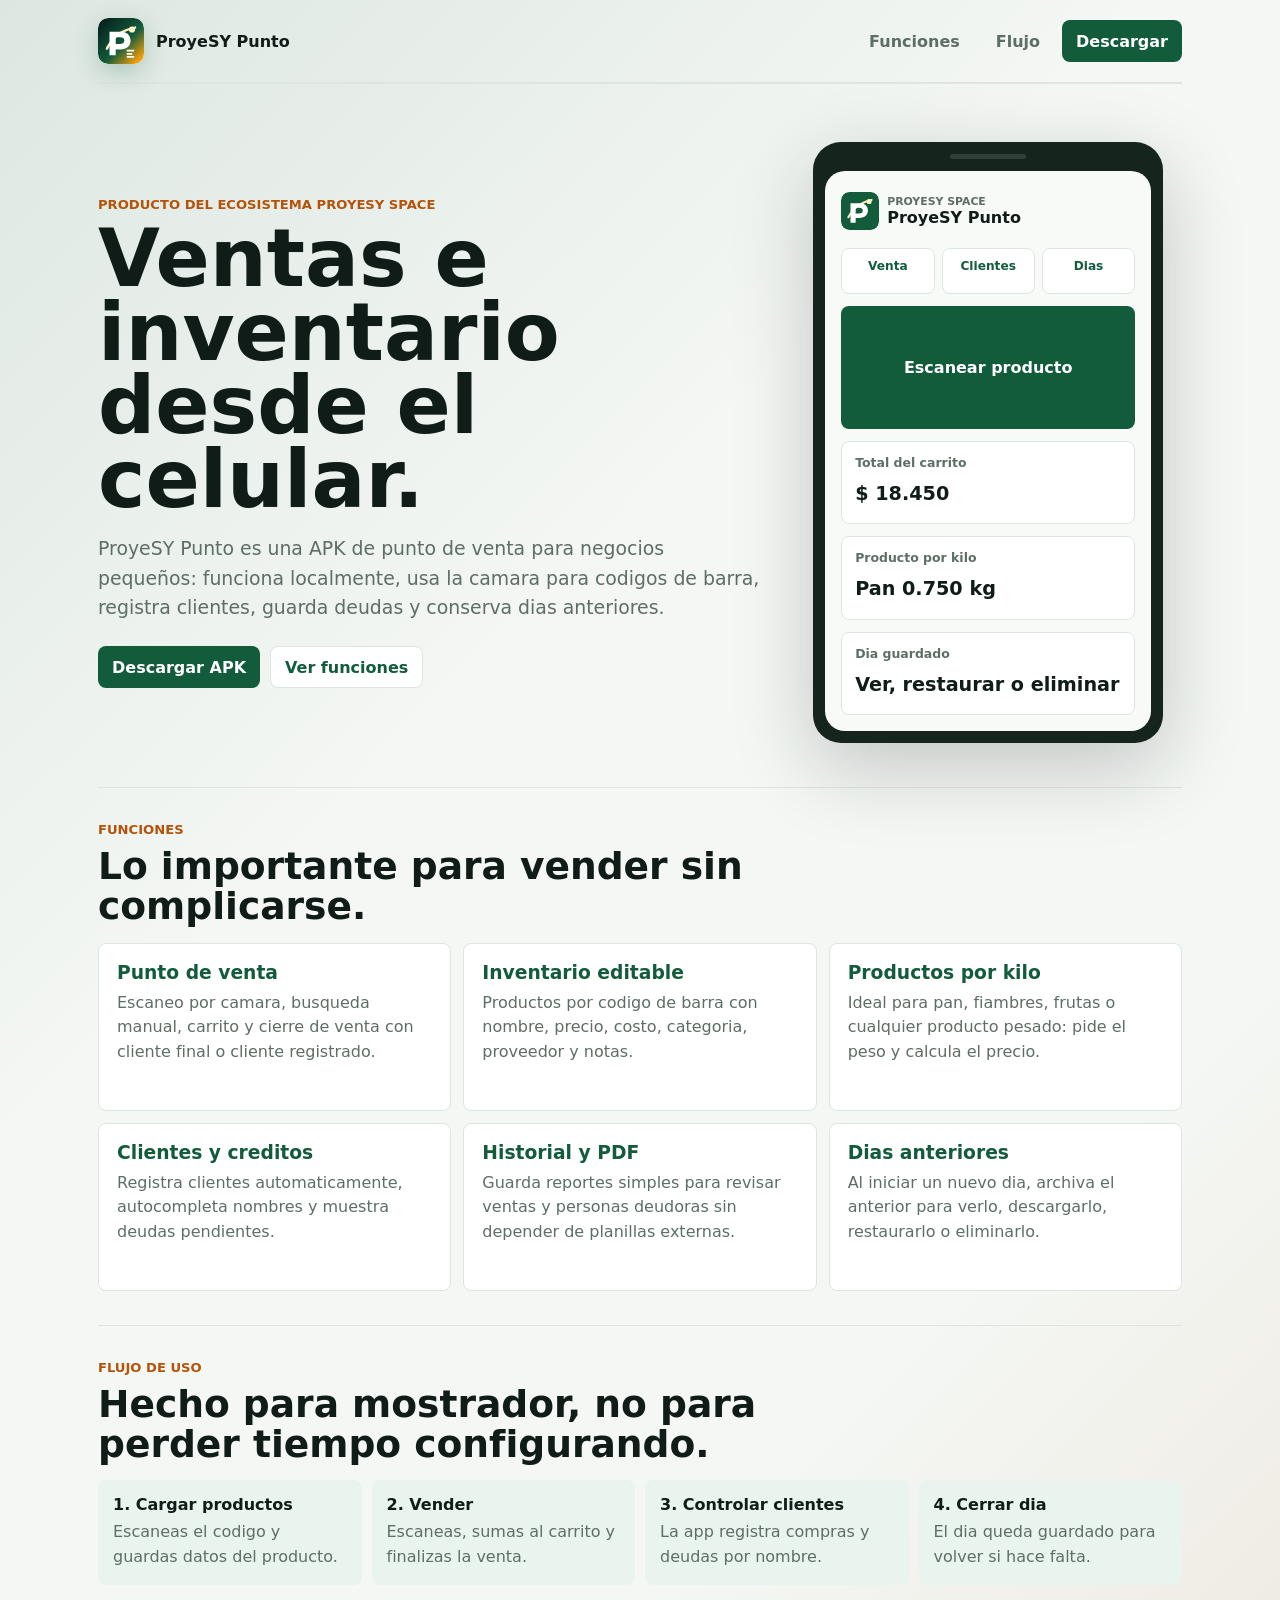
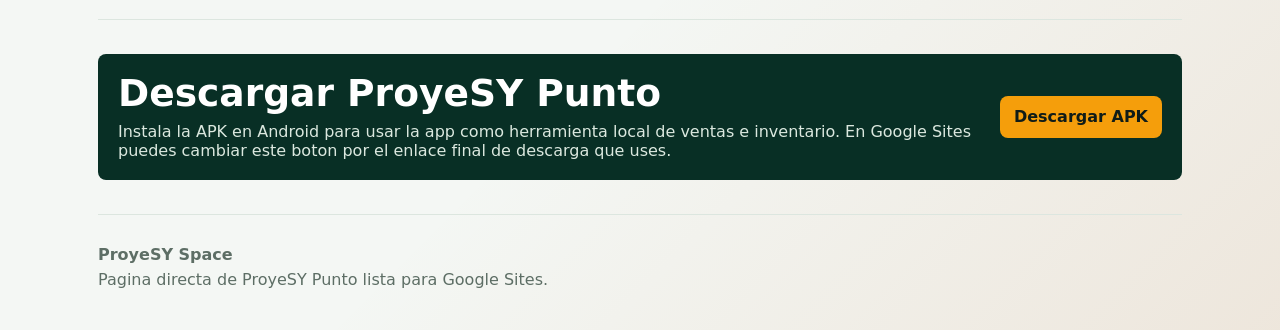
<file: proyesy-punto.html>
<!doctype html>
<html lang="es">
  <head>
    <meta charset="utf-8">
    <meta name="viewport" content="width=device-width, initial-scale=1">
    <title>ProyeSY Punto</title>
    <style>
      :root {
        color-scheme: light;
        --ink: #101c18;
        --muted: #5d6e65;
        --line: #dce6df;
        --paper: #ffffff;
        --bg: #f4f7f4;
        --green: #125c3b;
        --deep: #082f25;
        --amber: #b45309;
        --soft: #eaf4ee;
        font-family: Inter, ui-sans-serif, system-ui, -apple-system, BlinkMacSystemFont, "Segoe UI", sans-serif;
      }

      * { box-sizing: border-box; }

      body {
        margin: 0;
        color: var(--ink);
        overflow-x: hidden;
        background:
          linear-gradient(135deg, rgba(18, 92, 59, 0.10), transparent 36%),
          linear-gradient(315deg, rgba(180, 83, 9, 0.10), transparent 30%),
          var(--bg);
      }

      a { color: inherit; }

      .wrap {
        width: min(1120px, 100%);
        margin: 0 auto;
        padding: 0 18px 38px;
      }

      header {
        display: flex;
        align-items: center;
        justify-content: space-between;
        gap: 14px;
        padding: 18px 0;
        border-bottom: 1px solid var(--line);
      }

      .brand {
        display: flex;
        align-items: center;
        gap: 12px;
        min-width: 0;
        font-weight: 900;
      }

      .logo {
        width: 46px;
        height: 46px;
        flex: 0 0 46px;
        border-radius: 10px;
        box-shadow: 0 8px 24px rgba(18, 92, 59, 0.24);
      }

      nav {
        display: flex;
        flex-wrap: wrap;
        gap: 8px;
        justify-content: flex-end;
      }

      nav a,
      .btn {
        display: inline-flex;
        align-items: center;
        justify-content: center;
        min-height: 42px;
        padding: 0 14px;
        border-radius: 8px;
        font-weight: 900;
        text-decoration: none;
      }

      nav a {
        color: var(--muted);
      }

      .btn {
        color: #fff;
        background: var(--green);
      }

      .btn.secondary {
        color: var(--green);
        background: #fff;
        border: 1px solid var(--line);
      }

      .hero {
        display: grid;
        grid-template-columns: minmax(0, 1fr) minmax(300px, 0.58fr);
        gap: 28px;
        align-items: center;
        padding: 58px 0 44px;
      }

      .hero > div,
      .phone {
        min-width: 0;
      }

      .eyebrow {
        margin: 0 0 10px;
        color: var(--amber);
        font-size: 0.82rem;
        font-weight: 900;
        text-transform: uppercase;
      }

      h1,
      h2,
      h3,
      p { margin: 0; }

      h1 {
        max-width: 700px;
        font-size: 5rem;
        line-height: 0.92;
        letter-spacing: 0;
        overflow-wrap: anywhere;
      }

      h2 {
        max-width: 760px;
        font-size: 2.35rem;
        line-height: 1.06;
        letter-spacing: 0;
      }

      .lead {
        max-width: 690px;
        margin-top: 18px;
        color: var(--muted);
        font-size: 1.18rem;
        line-height: 1.55;
        overflow-wrap: anywhere;
      }

      .hero-actions {
        display: flex;
        flex-wrap: wrap;
        gap: 10px;
        margin-top: 24px;
      }

      .phone {
        justify-self: center;
        width: min(350px, 100%);
        padding: 12px;
        background: #16241e;
        border-radius: 28px;
        box-shadow: 0 24px 80px rgba(16, 28, 24, 0.22);
      }

      .phone-line {
        width: 76px;
        height: 5px;
        margin: 0 auto 12px;
        background: #304039;
        border-radius: 99px;
      }

      .screen {
        display: grid;
        gap: 12px;
        min-height: 560px;
        padding: 16px;
        background: #f8faf8;
        border-radius: 20px;
        overflow: hidden;
      }

      .screen-top {
        display: flex;
        align-items: center;
        gap: 8px;
      }

      .screen-top svg {
        width: 38px;
        height: 38px;
        border-radius: 8px;
      }

      .screen-top small {
        display: block;
        color: var(--muted);
        font-size: 0.68rem;
        font-weight: 900;
        text-transform: uppercase;
      }

      .scan-box {
        display: grid;
        place-items: center;
        min-height: 112px;
        color: #fff;
        background: var(--green);
        border-radius: 8px;
        font-weight: 900;
      }

      .mini-tabs {
        display: grid;
        grid-template-columns: repeat(3, 1fr);
        gap: 7px;
      }

      .mini-tabs span,
      .screen-card {
        background: #fff;
        border: 1px solid var(--line);
        border-radius: 8px;
      }

      .mini-tabs span {
        padding: 10px 6px;
        color: var(--green);
        font-size: 0.76rem;
        font-weight: 900;
        text-align: center;
      }

      .screen-card {
        display: grid;
        gap: 7px;
        padding: 13px;
      }

      .screen-card span {
        color: var(--muted);
        font-size: 0.78rem;
        font-weight: 900;
      }

      .screen-card strong {
        font-size: 1.2rem;
      }

      section {
        padding: 34px 0;
        border-top: 1px solid var(--line);
      }

      .grid {
        display: grid;
        grid-template-columns: repeat(3, 1fr);
        gap: 12px;
        margin-top: 16px;
      }

      article {
        min-height: 168px;
        padding: 18px;
        background: var(--paper);
        border: 1px solid var(--line);
        border-radius: 8px;
      }

      article h3 {
        margin-bottom: 8px;
        color: var(--green);
      }

      article p,
      .feature-copy,
      footer {
        color: var(--muted);
        line-height: 1.55;
      }

      .flow {
        display: grid;
        grid-template-columns: repeat(4, 1fr);
        gap: 10px;
        margin-top: 16px;
      }

      .step {
        padding: 15px;
        background: var(--soft);
        border-radius: 8px;
      }

      .step strong {
        display: block;
        margin-bottom: 6px;
      }

      .download-panel {
        display: grid;
        grid-template-columns: minmax(0, 1fr) auto;
        gap: 16px;
        align-items: center;
        padding: 20px;
        background: var(--deep);
        border-radius: 8px;
        color: #fff;
      }

      .download-panel p {
        color: #dbe8df;
        margin-top: 8px;
      }

      .download-panel .btn {
        background: #f59e0b;
        color: #101c18;
      }

      footer {
        padding: 28px 0 0;
        border-top: 1px solid var(--line);
      }

      @media (max-width: 820px) {
        header {
          align-items: flex-start;
          flex-direction: column;
        }

        nav {
          justify-content: flex-start;
        }

        .hero,
        .grid,
        .flow,
        .download-panel {
          grid-template-columns: 1fr;
        }

        h1 {
          max-width: min(320px, calc(100vw - 36px));
          font-size: 2.36rem;
          line-height: 1;
        }

        h2 {
          font-size: 1.72rem;
        }

        .lead {
          max-width: min(320px, calc(100vw - 36px));
          font-size: 1rem;
        }

        .phone {
          justify-self: start;
          width: min(290px, calc(100vw - 36px));
          margin-inline: auto;
        }

        .download-panel .btn {
          width: 100%;
        }
      }
    </style>
  </head>
  <body>
    <div class="wrap">
      <header>
        <div class="brand">
          <svg class="logo" viewBox="0 0 192 192" aria-hidden="true">
            <defs>
              <linearGradient id="brand" x1="20" y1="18" x2="172" y2="174" gradientUnits="userSpaceOnUse">
                <stop stop-color="#07251f"/>
                <stop offset="0.58" stop-color="#125c3b"/>
                <stop offset="1" stop-color="#f59e0b"/>
              </linearGradient>
            </defs>
            <rect width="192" height="192" rx="42" fill="url(#brand)"/>
            <circle cx="142" cy="48" r="13" fill="#fef3c7"/>
            <path d="M37 128c28-53 63-78 118-88" fill="none" stroke="#fef3c7" stroke-width="10" stroke-linecap="round"/>
            <path d="M48 57h45c27 0 43 14 43 37s-16 37-43 37H74v24H48V57Zm26 23v29h17c12 0 19-5 19-15s-7-14-19-14H74Z" fill="#ffffff"/>
            <path d="M120 133h31v7h-31v-7Zm0 13h23v7h-23v-7Zm0 13h31v7h-31v-7Z" fill="#ffffff"/>
          </svg>
          <span>ProyeSY Punto</span>
        </div>
        <nav aria-label="Navegacion">
          <a href="#funciones">Funciones</a>
          <a href="#flujo">Flujo</a>
          <a class="btn" href="#descarga">Descargar</a>
        </nav>
      </header>

      <main>
        <section class="hero">
          <div>
            <p class="eyebrow">Producto del ecosistema ProyeSY Space</p>
            <h1>Ventas e inventario desde el celular.</h1>
            <p class="lead">
              ProyeSY Punto es una APK de punto de venta para negocios pequeños: funciona localmente,
              usa la camara para codigos de barra, registra clientes, guarda deudas y conserva dias anteriores.
            </p>
            <div class="hero-actions">
              <a class="btn" href="#descarga">Descargar APK</a>
              <a class="btn secondary" href="#funciones">Ver funciones</a>
            </div>
          </div>

          <aside class="phone" aria-label="Vista de ProyeSY Punto">
            <div class="phone-line"></div>
            <div class="screen">
              <div class="screen-top">
                <svg viewBox="0 0 192 192" aria-hidden="true">
                  <rect width="192" height="192" rx="42" fill="#125c3b"/>
                  <circle cx="142" cy="48" r="13" fill="#fef3c7"/>
                  <path d="M37 128c28-53 63-78 118-88" fill="none" stroke="#fef3c7" stroke-width="10" stroke-linecap="round"/>
                  <path d="M48 57h45c27 0 43 14 43 37s-16 37-43 37H74v24H48V57Zm26 23v29h17c12 0 19-5 19-15s-7-14-19-14H74Z" fill="#ffffff"/>
                </svg>
                <div>
                  <small>ProyeSY Space</small>
                  <strong>ProyeSY Punto</strong>
                </div>
              </div>
              <div class="mini-tabs">
                <span>Venta</span>
                <span>Clientes</span>
                <span>Dias</span>
              </div>
              <div class="scan-box">Escanear producto</div>
              <div class="screen-card">
                <span>Total del carrito</span>
                <strong>$ 18.450</strong>
              </div>
              <div class="screen-card">
                <span>Producto por kilo</span>
                <strong>Pan 0.750 kg</strong>
              </div>
              <div class="screen-card">
                <span>Dia guardado</span>
                <strong>Ver, restaurar o eliminar</strong>
              </div>
            </div>
          </aside>
        </section>

        <section id="funciones">
          <p class="eyebrow">Funciones</p>
          <h2>Lo importante para vender sin complicarse.</h2>
          <div class="grid">
            <article>
              <h3>Punto de venta</h3>
              <p>Escaneo por camara, busqueda manual, carrito y cierre de venta con cliente final o cliente registrado.</p>
            </article>
            <article>
              <h3>Inventario editable</h3>
              <p>Productos por codigo de barra con nombre, precio, costo, categoria, proveedor y notas.</p>
            </article>
            <article>
              <h3>Productos por kilo</h3>
              <p>Ideal para pan, fiambres, frutas o cualquier producto pesado: pide el peso y calcula el precio.</p>
            </article>
            <article>
              <h3>Clientes y creditos</h3>
              <p>Registra clientes automaticamente, autocompleta nombres y muestra deudas pendientes.</p>
            </article>
            <article>
              <h3>Historial y PDF</h3>
              <p>Guarda reportes simples para revisar ventas y personas deudoras sin depender de planillas externas.</p>
            </article>
            <article>
              <h3>Dias anteriores</h3>
              <p>Al iniciar un nuevo dia, archiva el anterior para verlo, descargarlo, restaurarlo o eliminarlo.</p>
            </article>
          </div>
        </section>

        <section id="flujo">
          <p class="eyebrow">Flujo de uso</p>
          <h2>Hecho para mostrador, no para perder tiempo configurando.</h2>
          <div class="flow">
            <div class="step">
              <strong>1. Cargar productos</strong>
              <p class="feature-copy">Escaneas el codigo y guardas datos del producto.</p>
            </div>
            <div class="step">
              <strong>2. Vender</strong>
              <p class="feature-copy">Escaneas, sumas al carrito y finalizas la venta.</p>
            </div>
            <div class="step">
              <strong>3. Controlar clientes</strong>
              <p class="feature-copy">La app registra compras y deudas por nombre.</p>
            </div>
            <div class="step">
              <strong>4. Cerrar dia</strong>
              <p class="feature-copy">El dia queda guardado para volver si hace falta.</p>
            </div>
          </div>
        </section>

        <section id="descarga">
          <div class="download-panel">
            <div>
              <h2>Descargar ProyeSY Punto</h2>
              <p>
                Instala la APK en Android para usar la app como herramienta local de ventas e inventario.
                En Google Sites puedes cambiar este boton por el enlace final de descarga que uses.
              </p>
            </div>
            <a class="btn" href="ProyeSYPunto.apk">Descargar APK</a>
          </div>
        </section>
      </main>

      <footer>
        <strong>ProyeSY Space</strong>
        <p id="siteStatus">Pagina directa de ProyeSY Punto lista.</p>
      </footer>
    </div>

    <script>
      const status = document.getElementById("siteStatus");
      status.textContent = "Pagina directa de ProyeSY Punto lista para Google Sites.";
    </script>
  </body>
</html>
</file>
